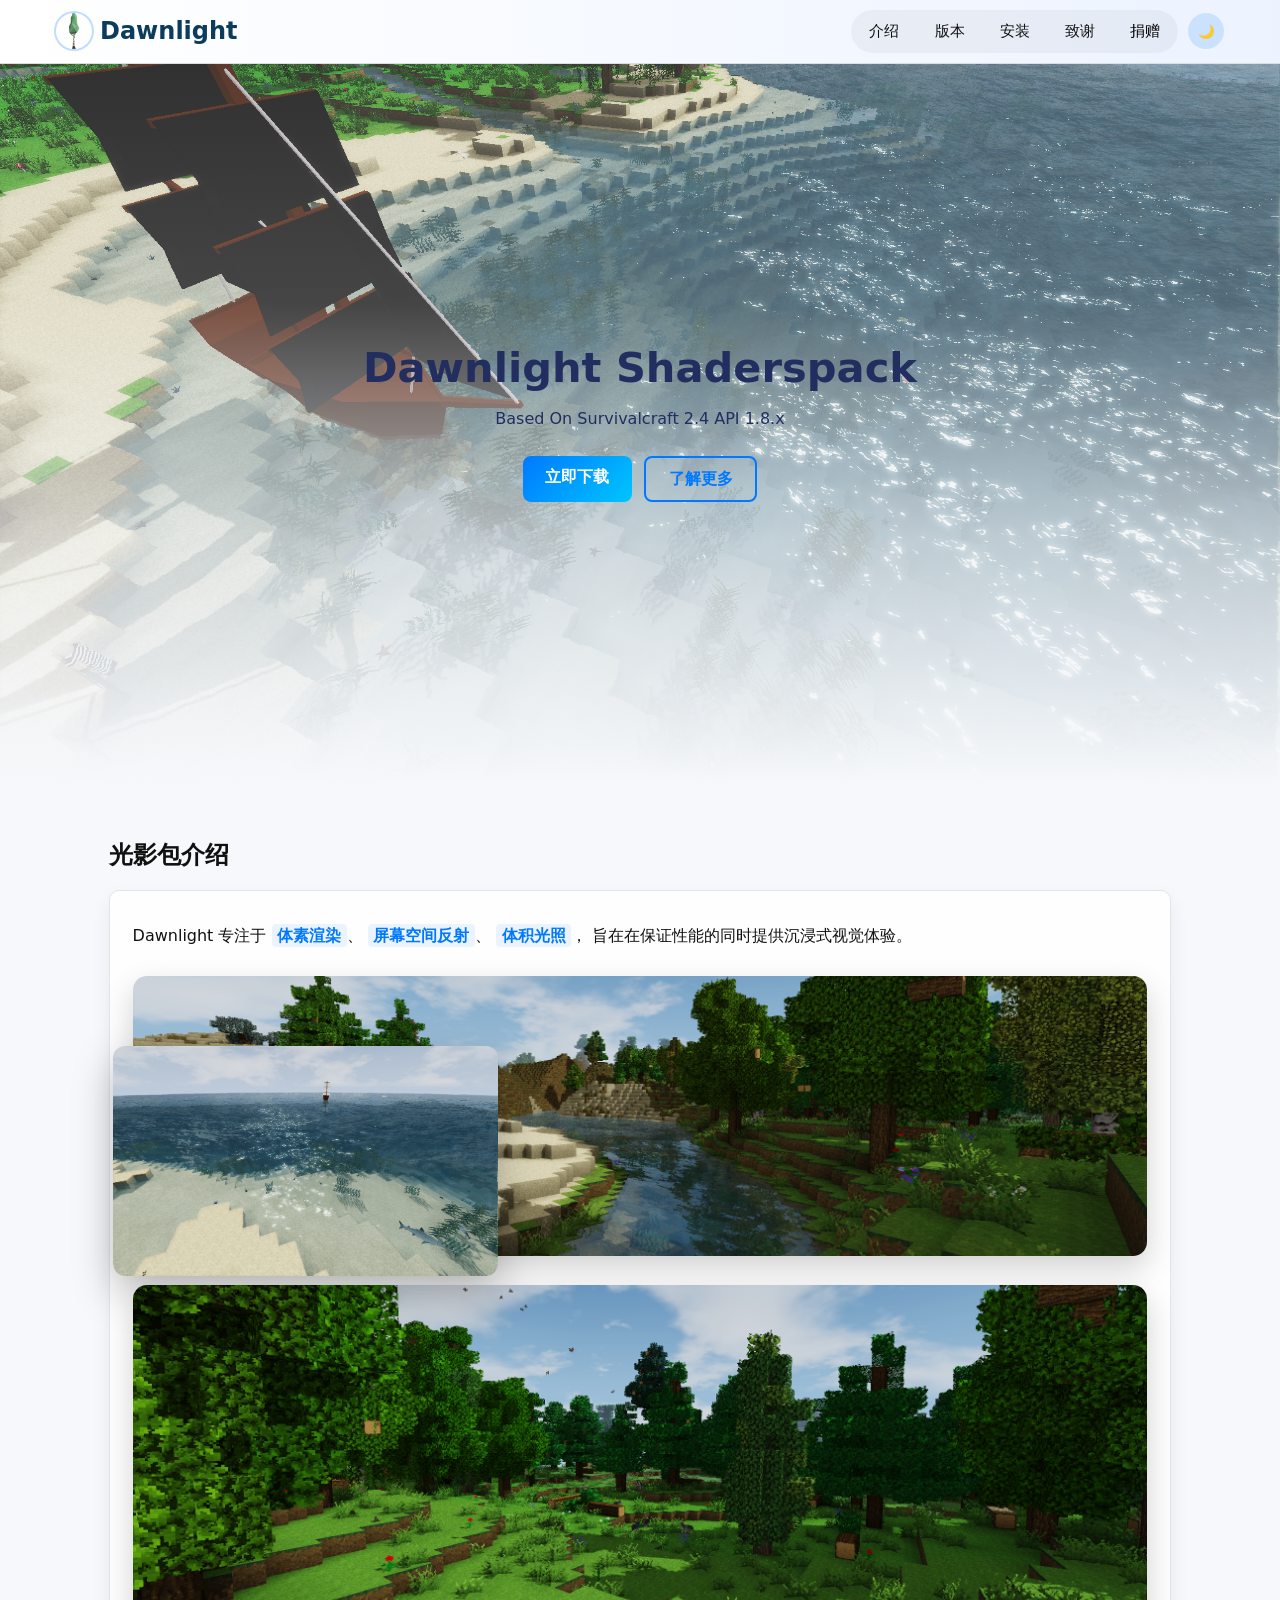
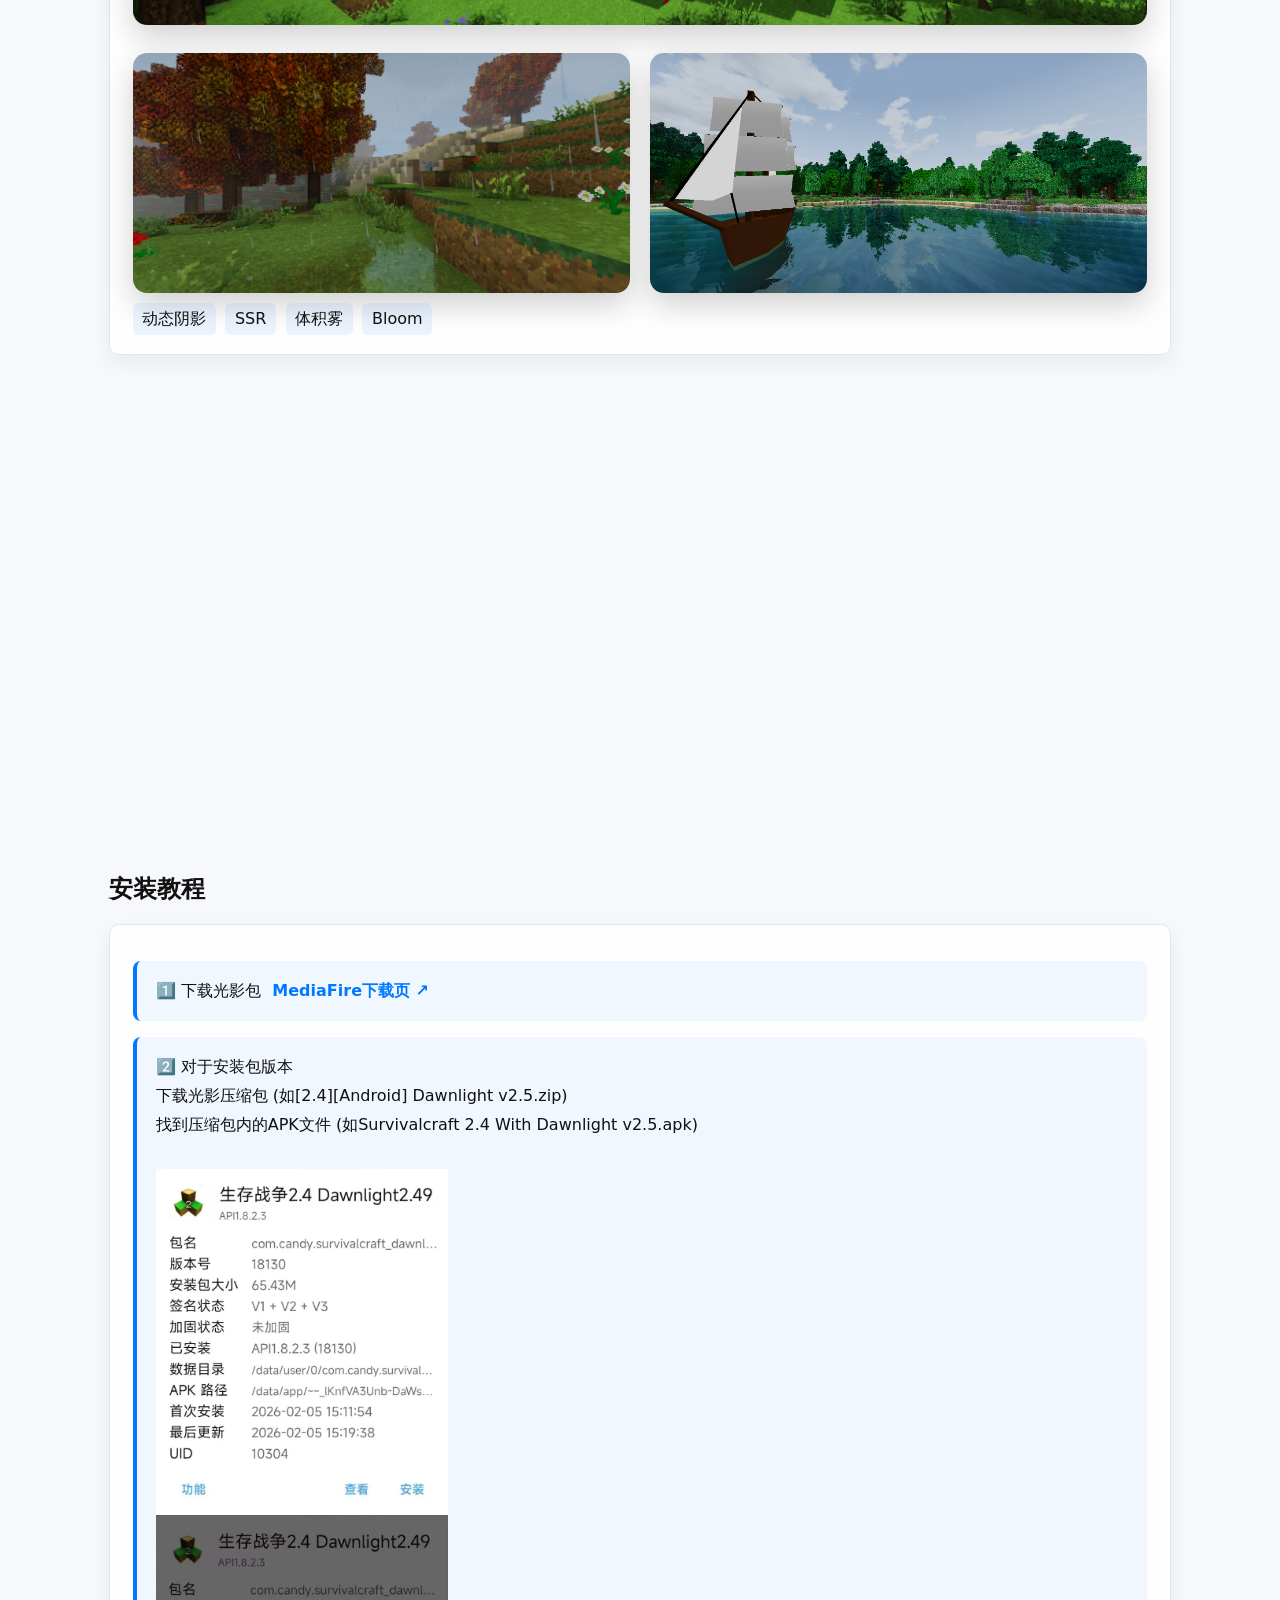
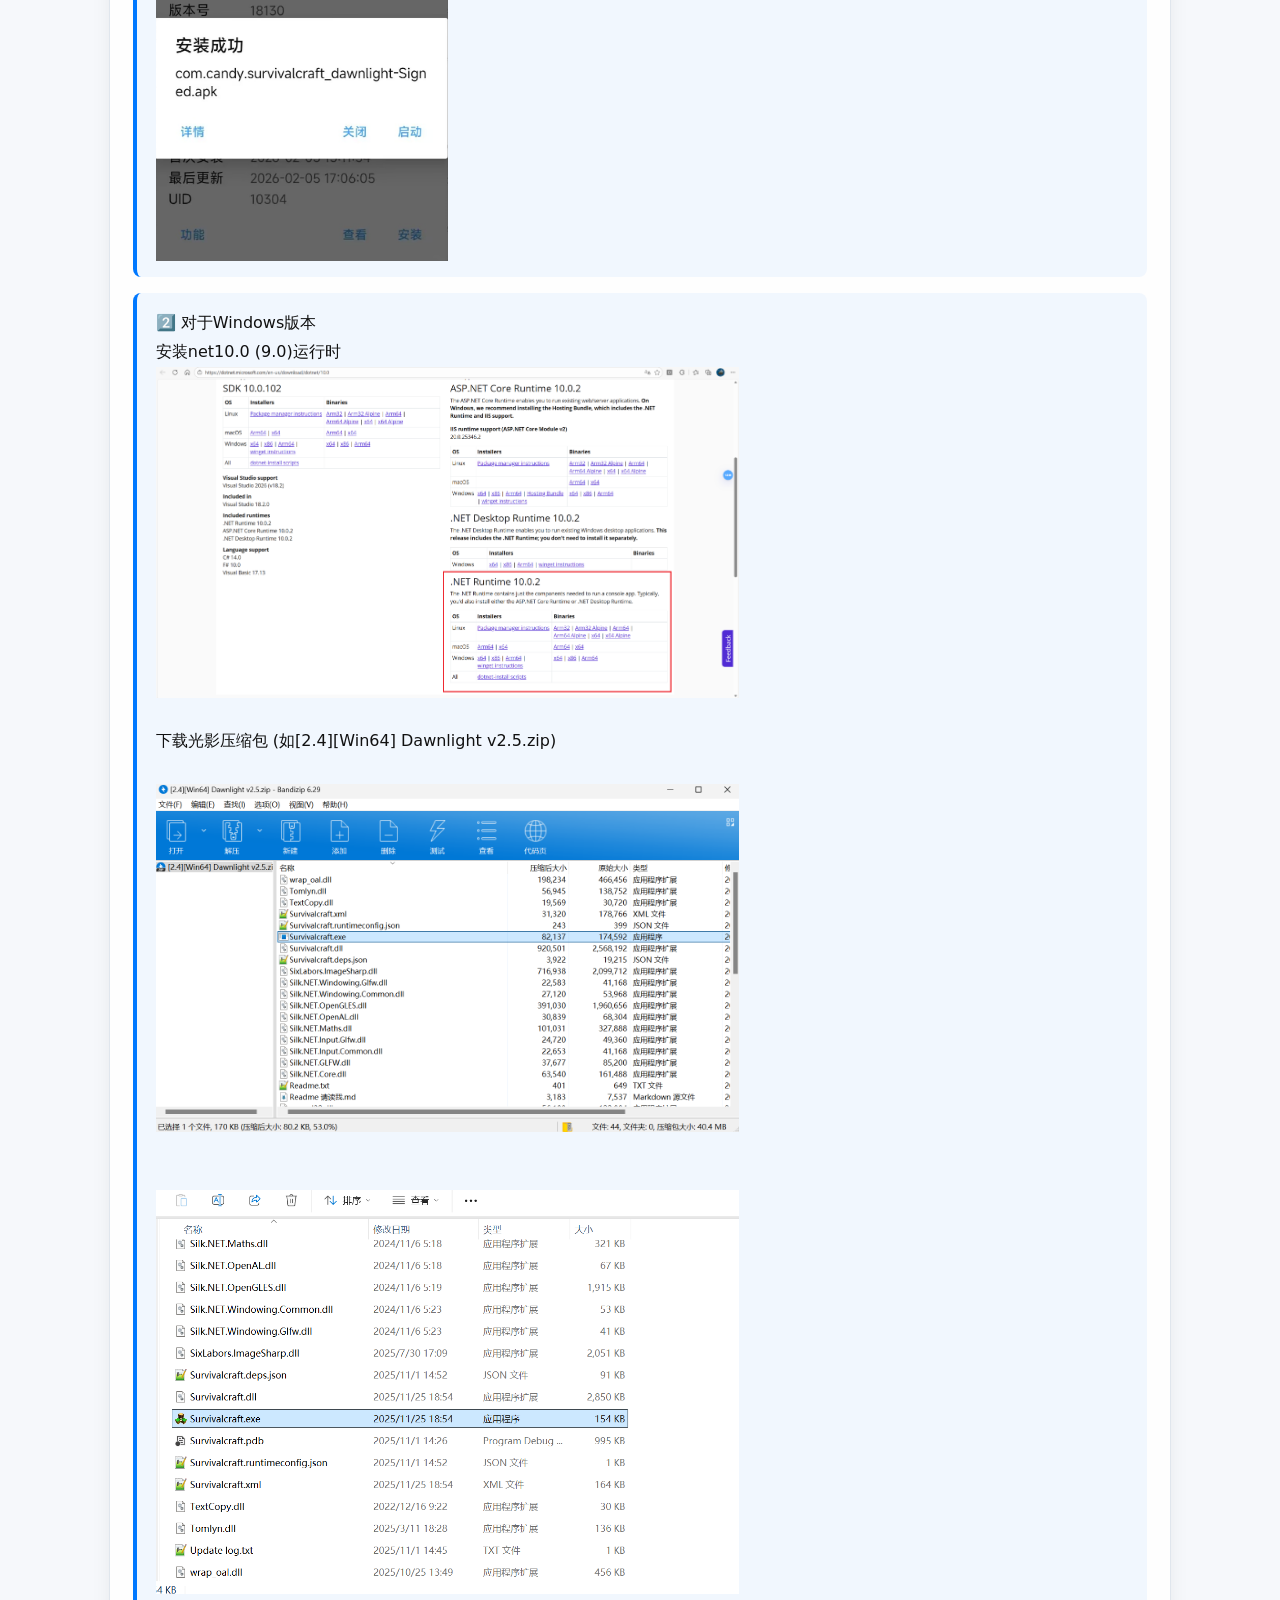
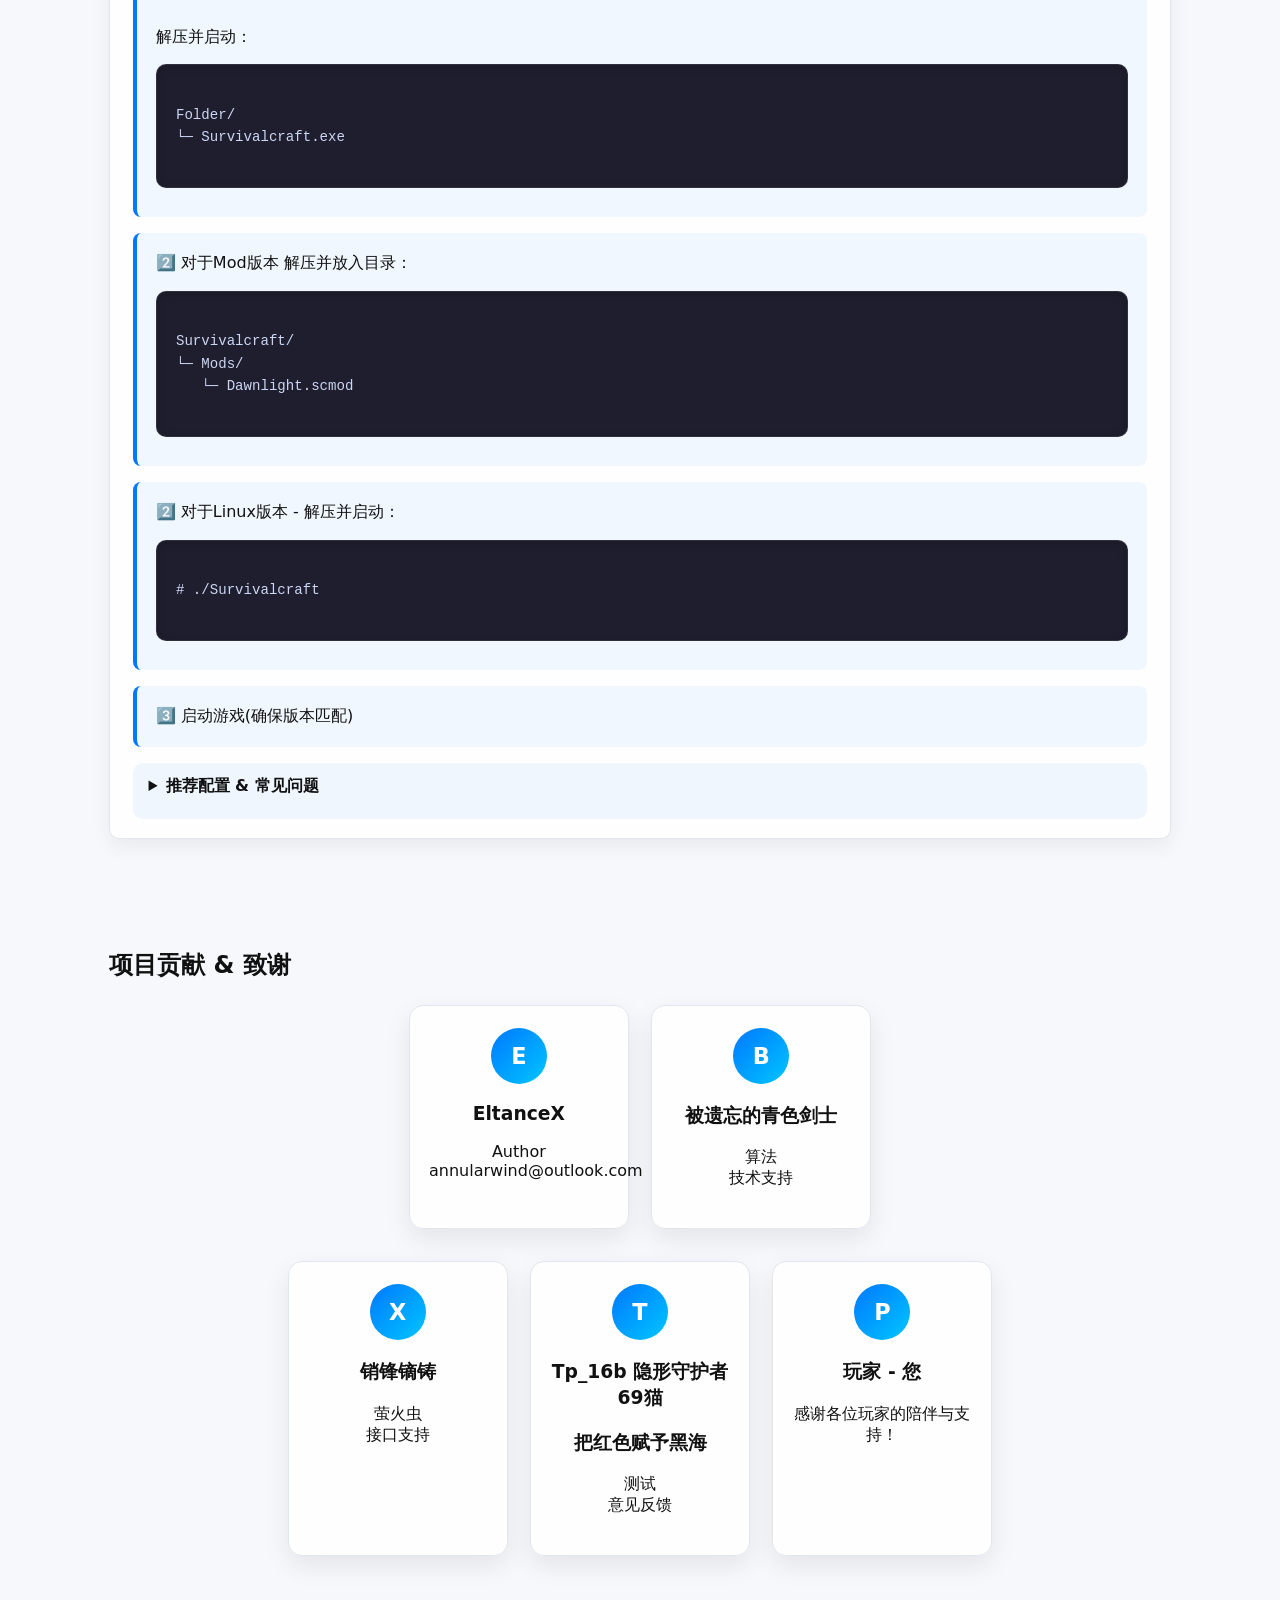
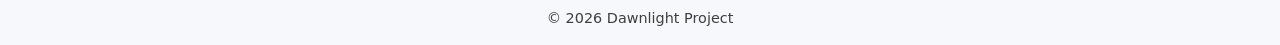
<file: html/index.html>
<!DOCTYPE html>
<html lang="zh-CN">
<head>
  <meta charset="UTF-8">
  <title>Dawnlight Shaderspack</title>
  <!-- <title>Dawnlight 光影包</title> -->
  <link rel="stylesheet" href="/css/styles.css">
  <link rel="icon" href="/icon/favicon.ico" type="image/x-icon">
</head>

<body>
<header class="topbar">
  <div class="topbar-inner">
<div class="topbar-left">
  <a class="logo" href="#">
    <img src="/icon/icon.png" alt="VoxelShader Logo">
    <span>Dawnlight</span>
  </a>
</div>

<div class="topbar-right">
  <nav class="nav">
    <a href="#intro">介绍</a>
    <a href="#versions">版本</a>
    <a href="#install">安装</a>
    <a href="#team">致谢</a>
    <button class="nav-btn" id="modsBtn">捐赠</button>
  </nav>
  <button class="theme-switch" id="themeToggle" aria-label="切换主题">
    🌙
  </button>
</div>
  </div>
</header>

<main>
  <!-- Hero -->
  <section class="hero">
    <div class="hero-inner fade-in" style="color: #212e5f;">
      <h1>Dawnlight Shaderspack</h1>
      <p>Based On Survivalcraft 2.4 API 1.8.x</p>
      <div class="btn-group">
        <a class="btn primary" href="#versions">立即下载</a>
        <a class="btn outline" href="#intro">了解更多</a>
      </div>
    </div>
  </section>

  <!-- Intro -->
  <section id="intro" class="section fade-in">
    <h2>光影包介绍</h2>

    <div class="content-box">
      <p>
        Dawnlight 专注于
        <span class="keyword">体素渲染</span>、
        <span class="keyword">屏幕空间反射</span>、
        <span class="keyword">体积光照</span>，
        旨在在保证性能的同时提供沉浸式视觉体验。
      </p>






          <div class="showcase">
  <!-- 左小右大重叠 -->
  <div class="showcase-overlap">
    <img src="/pictures/demo-1.png" class="img-small">
    <img src="/pictures/demo-2.png" class="img-large">
  </div>

  <!-- 单张大图 -->
  <div class="showcase-single">
    <img src="/pictures/demo-3.png">
  </div>

  <!-- 双图并列 -->
  <div class="showcase-pair">
    <img src="/pictures/demo-4.png">
    <img src="/pictures/demo-5.png">
  </div>
</div>





      <div class="inline-points">
        <div class="inline-point">动态阴影</div>
        <div class="inline-point">SSR</div>
        <div class="inline-point">体积雾</div>
        <div class="inline-point">Bloom</div>
      </div>
    </div>




  </section>

  <!-- Versions -->
  <section id="versions" class="section fade-in">
    <h2>历史版本下载</h2>

    <div class="version-item content-box">
      <div class="version-info">
        <strong>v2.5</strong>
        <span>海洋更新</span>
      </div>
      <a class="download-btn" href="#">即将上线(内测中)</a>
    </div>

    <div class="version-item content-box">
      <div class="version-info">
        <strong>v2.01</strong>
        <span>点光源 + 体积云 (仅桌面端)</span>
      </div>
      <a class="download-btn" href="https://app.mediafire.com/folder/rivp9vtaty5hr">下载</a>
    </div>

    <div class="version-item content-box">
      <div class="version-info">
        <strong>v1.04</strong>
        <span>SSR + 实时阴影（早期测试）(桌面端+移动端)</span>
      </div>
      <a class="download-btn" href="https://app.mediafire.com/folder/rivp9vtaty5hr">下载</a>
    </div>
  </section>

  <!-- Install -->
  <section id="install" class="section fade-in">
    <h2>安装教程</h2>

    <div class="content-box install-box">

  <div class="sub-block">
    1️⃣ 下载光影包  
    <a href="https://app.mediafire.com/folder/rivp9vtaty5hr" target="_blank" class="ext-link">
      MediaFire下载页 ↗
    </a>
  </div>

  <div class="sub-block">
    2️⃣ 对于安装包版本
    <br>下载光影压缩包 (如[2.4][Android] Dawnlight v2.5.zip)
    <br>找到压缩包内的APK文件 (如Survivalcraft 2.4 With Dawnlight v2.5.apk)
    <br>
    <br><img src="/pictures/apk.png" style="width: 30%;"/><img src="/pictures/apk-installed.png" style="width: 30%;"/>
  </div>

  <div class="sub-block">
    2️⃣ 对于Windows版本
    <br>安装net10.0 (9.0)运行时
    <br><img src="/pictures/Runtime-Win.png" style="width: 60%;"/>
    <br>下载光影压缩包 (如[2.4][Win64] Dawnlight v2.5.zip)
    <br>
    <br><img src="/pictures/Zip-Win.png" style="width: 60%;"/>
    <br>
    <br><img src="/pictures/Folder-Win.png" style="width: 60%;"/>
    <br>解压并启动：
    <pre><code>
Folder/
└─ Survivalcraft.exe
    </code></pre>
  </div>

  <div class="sub-block">
    2️⃣ 对于Mod版本 解压并放入目录：
    <pre><code>
Survivalcraft/
└─ Mods/
   └─ Dawnlight.scmod
    </code></pre>
  </div>

  <div class="sub-block">
    2️⃣ 对于Linux版本 - 解压并启动：
    <pre><code>
# ./Survivalcraft
    </code></pre>
  </div>

  <div class="sub-block">
    3️⃣ 启动游戏(确保版本匹配)
  </div>

  <details class="install-more">
    <summary>推荐配置 & 常见问题</summary>

    <p>推荐配置：</p>
    <pre><code>
CPU:
AMD Ryzen 5 6600H
Intel i5-12500H

内存:
12GB DDR4 3200

显卡:
NVIDIA 1060
AMD RX580
Intel Arc A580

光影配置:
ViewDistance = 368
Shadow = ON
VolumetricLight = ON
WaterEffect = ON
    </code></pre>

    <p> 菜单快捷键: U (暂不支持更改)</p>

    <p> 若视觉上屏幕过亮或对比度过高，可以在设置中切换Tonemapping(色调映射) </p>

    <p>
      若出现性能问题，请参考  
      <a href="https://example.com/faq" target="_blank" class="ext-link">
        性能优化指南 ↗
      </a>
    </p>
  </details>

</div>

  </section>

  <!-- Team -->
  <section id="team" class="section fade-in">
    <h2>项目贡献 & 致谢</h2>

    <div class="team-wrapper">
  <!-- 上排：2 个 -->
  <div class="team-row row-2">
    <div class="team-card">
      <div class="avatar">E</div>
      <h3>EltanceX</h3>
      <p>Author<br>annularwind@outlook.com</p>
    </div>

    <div class="team-card">
      <div class="avatar">B</div>
      <h3>被遗忘的青色剑士</h3>
      <p>算法<br>技术支持</p>
    </div>
  </div>

  <!-- 下排：3 个 -->
  <div class="team-row row-3">
    <div class="team-card">
      <div class="avatar">X</div>
      <h3>销锋镝铸</h3>
      <p>萤火虫<br>接口支持</p>
    </div>

    <div class="team-card">
      <div class="avatar">T</div>
      <h3>Tp_16b 隐形守护者 69猫</h3>
      <h3>把红色赋予黑海</h3>
      <p>测试<br>意见反馈</p>
    </div>

    <div class="team-card">
      <div class="avatar">P</div>
      <h3>玩家 - 您</h3>
      <p>感谢各位玩家的陪伴与支持！<br></p>
    </div>
  </div>
</div>

  </section>
</main>

<div class="modal-overlay" id="modsModal">
  <div class="modal">
    <div class="modal-header">
      <h2>捐赠</h2>
      <button class="modal-close" id="closeModal">✕</button>
    </div>

    <div class="modal-body">

      <button class="expand-btn" id="expandList2">
        展开赞赏码 ▼
      </button>

      <div class="mods-list" id="modsList2">
        <div class="mod-item">
          <img src="/pictures/donate.jpg" style="width: 200px; height: 200px;"/>
        </div>
      </div>

    </div>

    <div class="modal-body">

      <button class="expand-btn" id="expandList">
        展开赞赏列表(不定期更新) ▼
      </button>

      <div class="mods-list" id="modsList">
        <div class="mod-item">
          <strong>VoxelPhysics</strong>
          <span>-</span>
          <span>1970-01-01</span>
        </div>

        <!-- <div class="mod-item">
          <strong>DynamicWeather</strong>
          <span>v1.4.3</span>
          <span>2025-12-02</span>
        </div>

        <div class="mod-item">
          <strong>UltraTerrain</strong>
          <span>v3.0.1</span>
          <span>2026-01-28</span>
        </div> -->
      </div>

    </div>
  </div>
</div>


<footer class="footer">
  © 2026 Dawnlight Project
</footer>

<script>
  const themeToggle = document.getElementById("themeToggle");
  themeToggle.onclick = () => {
    document.body.classList.toggle("dark-theme");
  };

  const observer = new IntersectionObserver(entries => {
    entries.forEach(entry => {
      if (entry.isIntersecting) {
        entry.target.classList.add("show");
      }
    });
  });

  document.querySelectorAll(".fade-in").forEach(el => observer.observe(el));



  const modsBtn = document.getElementById("modsBtn");
const modal = document.getElementById("modsModal");
const closeModal = document.getElementById("closeModal");
const closeModal2 = document.getElementById("closeModal2");
const expandBtn = document.getElementById("expandList");
const expandBtn2 = document.getElementById("expandList2");
const modsList = document.getElementById("modsList");
const modsList2 = document.getElementById("modsList2");

// 打开弹窗
modsBtn.onclick = () => {
  modal.style.display = "flex";
};

// 关闭弹窗
closeModal.onclick = () => {
  modal.style.display = "none";
};

// 点击遮罩关闭
modal.onclick = (e) => {
  if (e.target === modal) {
    modal.style.display = "none";
  }
};

// 展开列表
expandBtn.onclick = () => {
  const isVisible = modsList.style.display === "flex";

  modsList.style.display = isVisible ? "none" : "flex";
  expandBtn.textContent = isVisible
    ? "展开赞赏列表 ▼"
    : "收起赞赏列表 ▲";
};

expandBtn2.onclick = () => {
  const isVisible = modsList2.style.display === "flex";

  modsList2.style.display = isVisible ? "none" : "flex";
  expandBtn2.textContent = isVisible
    ? "展开赞赏码 ▼"
    : "收起赞赏码 ▲";
};

</script>
</body>
</html>
</file>
<file: css/styles.css>
@import url("/css/base.css");
@import url("/css/theme.css");
@import url("/css/topbar.css");
@import url("/css/hero-intro.css");
@import url("/css/versions.css");
@import url("/css/community.css");
@import url("/css/changelog.css");
@import url("/css/install.css");
@import url("/css/motion-footer.css");
@import url("/css/team-modal.css");
@import url("/css/responsive.css");
</file>
